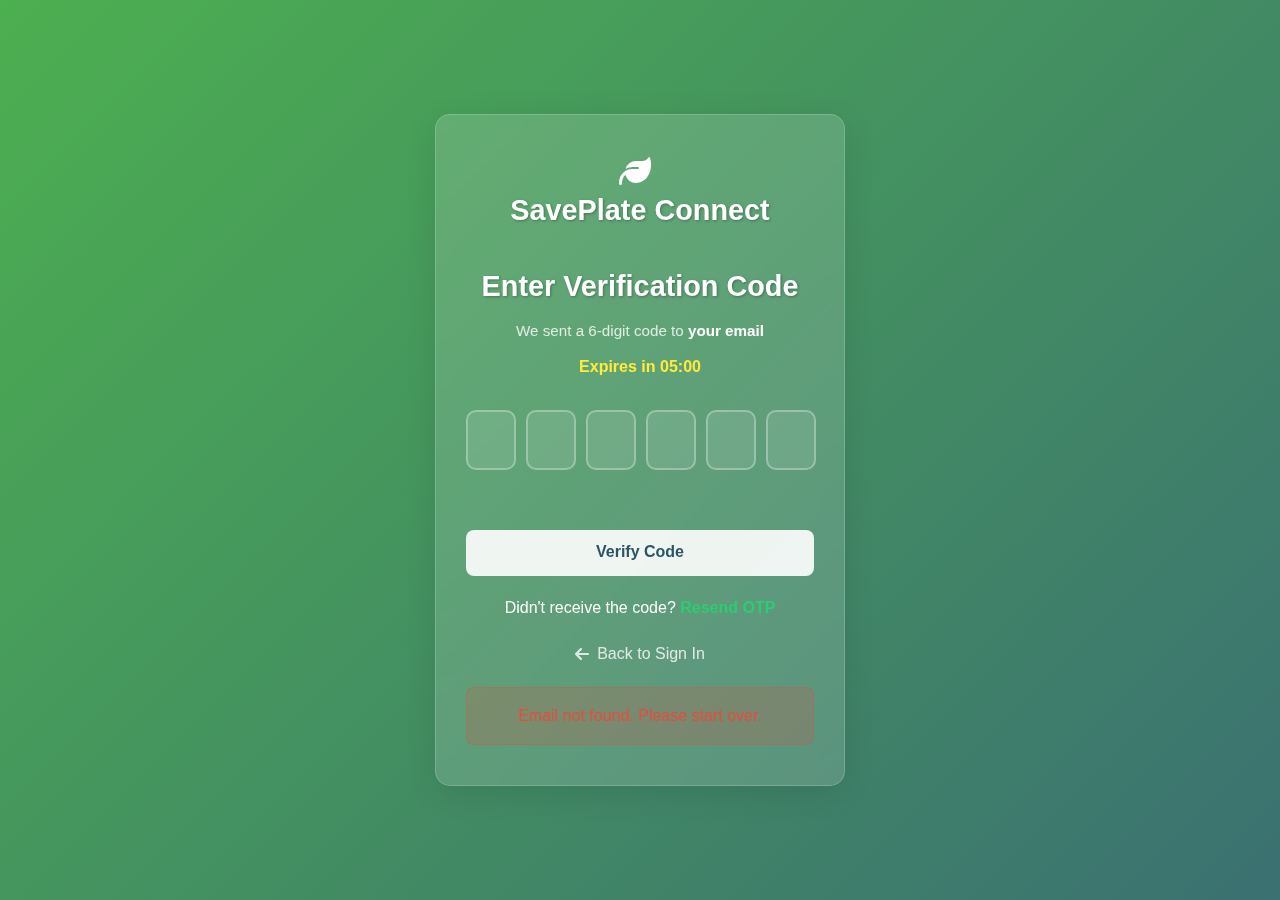
<file: grab_otp.html>
<!DOCTYPE html>
<html lang="en">
<head>
    <meta charset="UTF-8">
    <meta name="viewport" content="width=device-width, initial-scale=1.0">
    <title>SavePlate - Enter OTP</title>
    <link rel="stylesheet" href="grab_otp.css">
    <link rel="stylesheet" href="https://cdnjs.cloudflare.com/ajax/libs/font-awesome/6.4.0/css/all.min.css">
</head>
<body>
    <div class="container">
        <div class="otp-card">
            <div class="logo">
                <i class="fas fa-leaf"></i>
                <h1>SavePlate Connect</h1>
            </div>
            
            <h2>Enter Verification Code</h2>
            <p class="subtitle">We sent a 6-digit code to <span id="userEmail" class="user-email">your email</span></p>
            <p class="timer-text">Expires in <span id="timer">05:00</span></p>
            
            <form id="otpForm" class="otp-form">
                <div class="form-group">
                    <div class="otp-inputs">
                        <input type="text" class="otp-digit" maxlength="1" data-index="1">
                        <input type="text" class="otp-digit" maxlength="1" data-index="2">
                        <input type="text" class="otp-digit" maxlength="1" data-index="3">
                        <input type="text" class="otp-digit" maxlength="1" data-index="4">
                        <input type="text" class="otp-digit" maxlength="1" data-index="5">
                        <input type="text" class="otp-digit" maxlength="1" data-index="6">
                    </div>
                    <input type="hidden" id="otp" name="otp">
                    <span class="error-message" id="otpError"></span>
                </div>
                
                <button type="submit" class="submit-btn" id="verifyBtn">
                    <span class="btn-text">Verify Code</span>
                    <div class="spinner hidden" id="verifySpinner">
                        <div class="bounce1"></div>
                        <div class="bounce2"></div>
                        <div class="bounce3"></div>
                    </div>
                </button>
            </form>

            <div class="resend-otp">
                <p>Didn't receive the code? <a href="#" id="resendOtp">Resend OTP</a></p>
            </div>
            
            <div class="back-to-login">
                <a href="signin.html" class="back-link">
                    <i class="fas fa-arrow-left"></i>
                    Back to Sign In
                </a>
            </div>
            
            <div id="message" class="message hidden"></div>
        </div>
    </div>

    <script src="grab_otp.js"></script>
</body>
</html>
</file>
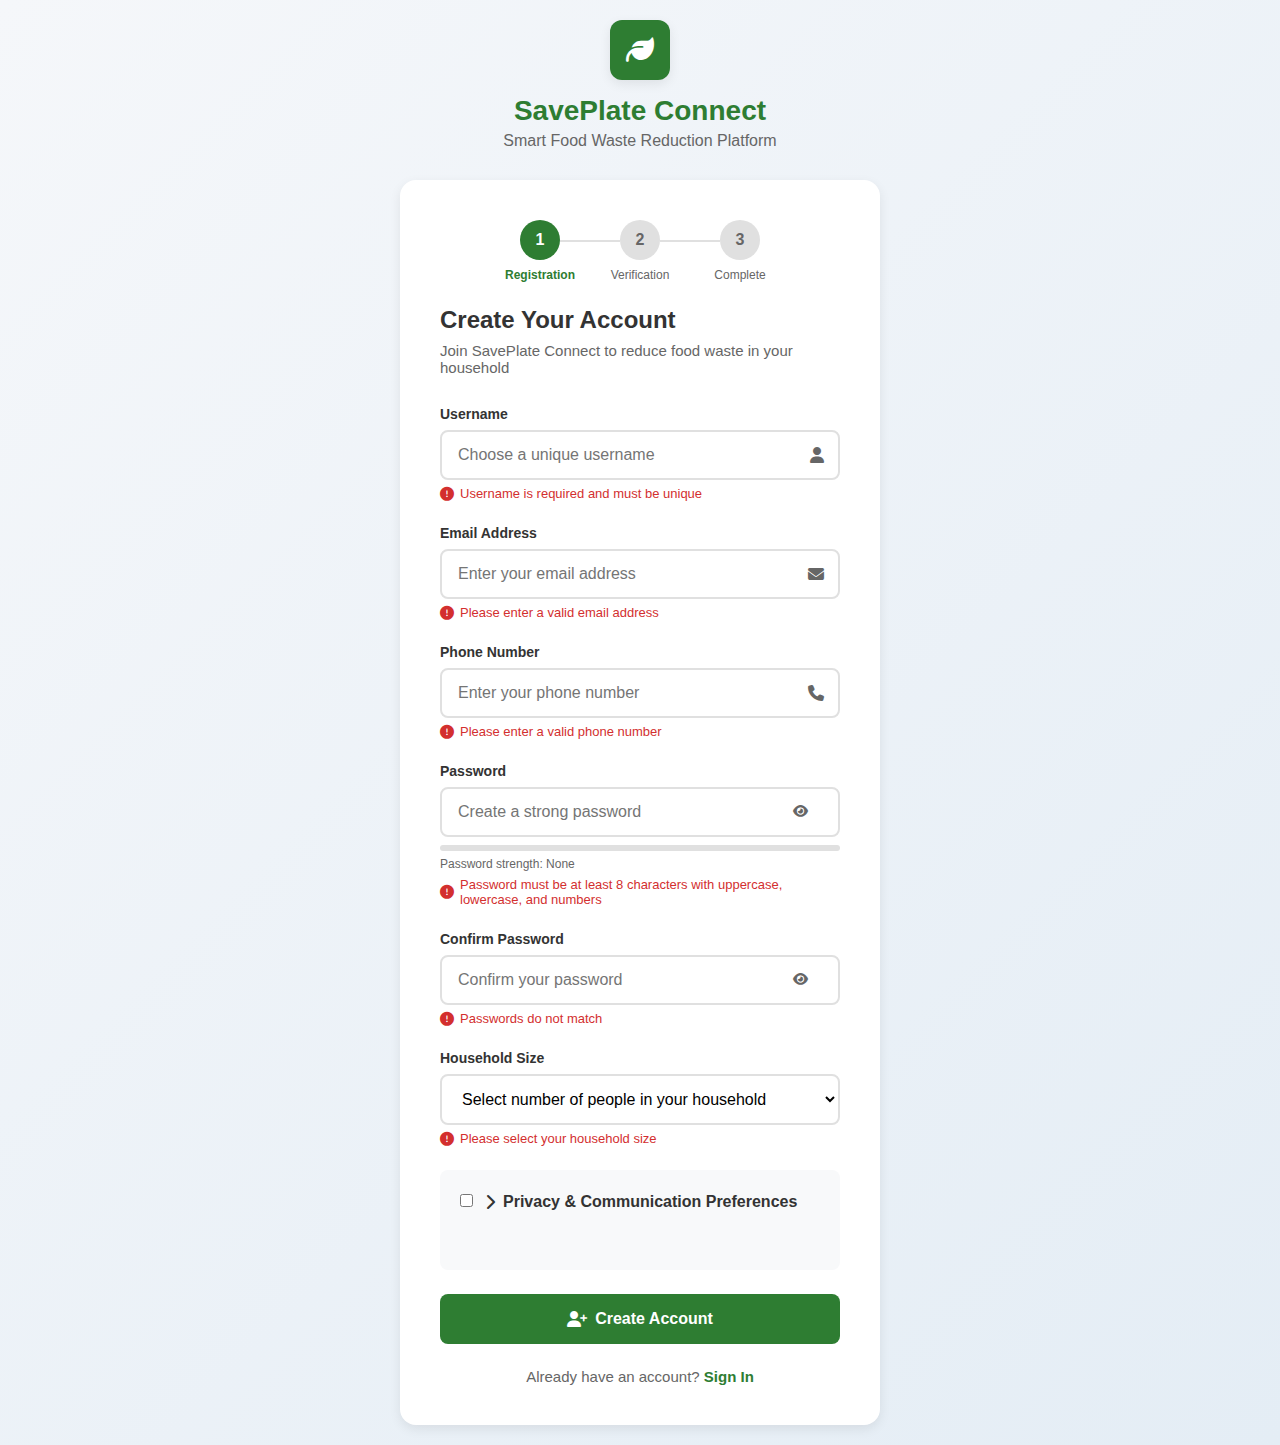
<file: register.html>
<!DOCTYPE html>
<html lang="en">
<head>
    <meta charset="UTF-8">
    <meta name="viewport" content="width=device-width, initial-scale=1.0">
    <title>SavePlate Connect - Professional Registration</title>
    <link rel="stylesheet" href="https://cdnjs.cloudflare.com/ajax/libs/font-awesome/6.4.0/css/all.min.css">
    <link rel="stylesheet" href="register.css">
</head>
<body>
    <div class="container">
        <div class="logo-section">
            <div class="logo">
                <i class="fas fa-leaf"></i>
            </div>
            <h1>SavePlate Connect</h1>
            <p>Smart Food Waste Reduction Platform</p>
        </div>

        <div class="card">
            <div class="status-indicator">
                <div class="status-step step-active">
                    <div class="step-icon">1</div>
                    <div class="step-text">Registration</div>
                </div>
                <div class="status-step">
                    <div class="step-icon">2</div>
                    <div class="step-text">Verification</div>
                </div>
                <div class="status-step">
                    <div class="step-icon">3</div>
                    <div class="step-text">Complete</div>
                </div>
            </div>

            <div class="card-header">
                <h2>Create Your Account</h2>
                <p>Join SavePlate Connect to reduce food waste in your household</p>
            </div>

            <form id="registrationForm" method="POST" action="register.php">
                <div class="form-group">
                    <label for="username">Username</label>
                    <div class="input-container">
                        <input type="text" id="username" name="username" placeholder="Choose a unique username" required>
                        <i class="fas fa-user"></i>
                    </div>
                    <div class="error-message" id="usernameError">
                        <i class="fas fa-exclamation-circle"></i>
                        <span>Username is required and must be unique</span>
                    </div>
                </div>

                <div class="form-group">
                    <label for="email">Email Address</label>
                    <div class="input-container">
                        <input type="email" id="email" name="email" placeholder="Enter your email address" required>
                        <i class="fas fa-envelope"></i>
                    </div>
                    <div class="error-message" id="emailError">
                        <i class="fas fa-exclamation-circle"></i>
                        <span>Please enter a valid email address</span>
                    </div>
                </div>

                <div class="form-group">
                    <label for="phone">Phone Number</label>
                    <div class="input-container">
                        <input type="tel" id="phone" name="phone" placeholder="Enter your phone number" required>
                        <i class="fas fa-phone"></i>
                    </div>
                    <div class="error-message" id="phoneError">
                        <i class="fas fa-exclamation-circle"></i>
                        <span>Please enter a valid phone number</span>
                    </div>
                </div>

                <div class="form-group">
                    <label for="password">Password</label>
                    <div class="input-container">
                        <input type="password" id="password" name="password" placeholder="Create a strong password" required>
                        <button type="button" class="password-toggle" id="togglePassword">
                            <i class="fas fa-eye"></i>
                        </button>
                    </div>
                    <div class="password-strength" id="passwordStrength">
                        <div class="strength-bar">
                            <div class="strength-fill"></div>
                        </div>
                        <div class="strength-text">Password strength: <span id="strengthText">None</span></div>
                    </div>
                    <div class="error-message" id="passwordError">
                        <i class="fas fa-exclamation-circle"></i>
                        <span>Password must be at least 8 characters with uppercase, lowercase, and numbers</span>
                    </div>
                </div>

                <div class="form-group">
                    <label for="confirmPassword">Confirm Password</label>
                    <div class="input-container">
                        <input type="password" id="confirmPassword" name="confirmPassword" placeholder="Confirm your password" required>
                        <button type="button" class="password-toggle" id="toggleConfirmPassword">
                            <i class="fas fa-eye"></i>
                        </button>
                    </div>
                    <div class="error-message" id="confirmPasswordError">
                        <i class="fas fa-exclamation-circle"></i>
                        <span>Passwords do not match</span>
                    </div>
                </div>

                <div class="form-group">
                    <label for="household_size">Household Size</label>
                    <select id="household_size" name="household_size" required>
                        <option value="">Select number of people in your household</option>
                        <option value="1">1 person</option>
                        <option value="2">2 people</option>
                        <option value="3">3 people</option>
                        <option value="4">4 people</option>
                        <option value="5">5+ people</option>
                    </select>
                    <div class="error-message" id="household_sizeError">
                        <i class="fas fa-exclamation-circle"></i>
                        <span>Please select your household size</span>
                    </div>
                </div>

                <div class="terms-section" id="termsSection">
                    <div class="checkbox-group">
                        <input type="checkbox" id="privacyToggle" name="privacyToggle">
                        <label for="privacyToggle">
                            <h3><i class="fas fa-chevron-right"></i> Privacy & Communication Preferences</h3>
                        </label>
                    </div>
                    
                    <div class="terms-content" id="termsContent">
                        <div class="terms-note">
                            <p>By creating an account with SavePlate Connect, you agree to the following privacy and communication settings:</p>
                            
                            <ul>
                                <li><strong>Anonymous Data Collection:</strong> You allow SavePlate Connect to collect anonymous usage data to help us improve our services and develop better features for reducing food waste.</li>
                                
                                <li><strong>Email Notifications:</strong> You will receive important notifications about your account, food expiry alerts, donation updates, and meal planning suggestions via email.</li>
                                
                                <li><strong>Two-Factor Authentication (2FA):</strong> For enhanced security, we recommend enabling 2FA to protect your account from unauthorized access.</li>
                                
                                <li><strong>Personalized Ads:</strong> You consent to receiving personalized advertisements and recommendations based on your food preferences and usage patterns to help you discover relevant products and services.</li>
                            </ul>
                            
                            <p>You can modify these preferences at any time in your account settings after registration.</p>
                        </div>
                    </div>
                </div>

                <button type="submit" class="btn" id="registerBtn">
                    <i class="fas fa-user-plus"></i>
                    Create Account
                </button>

                <div class="login-link">
                    Already have an account? <a href="signin.html">Sign In</a>
                </div>
            </form>
        </div>
    </div>

    <script src="register.js"></script>
</body>
</html>
</file>
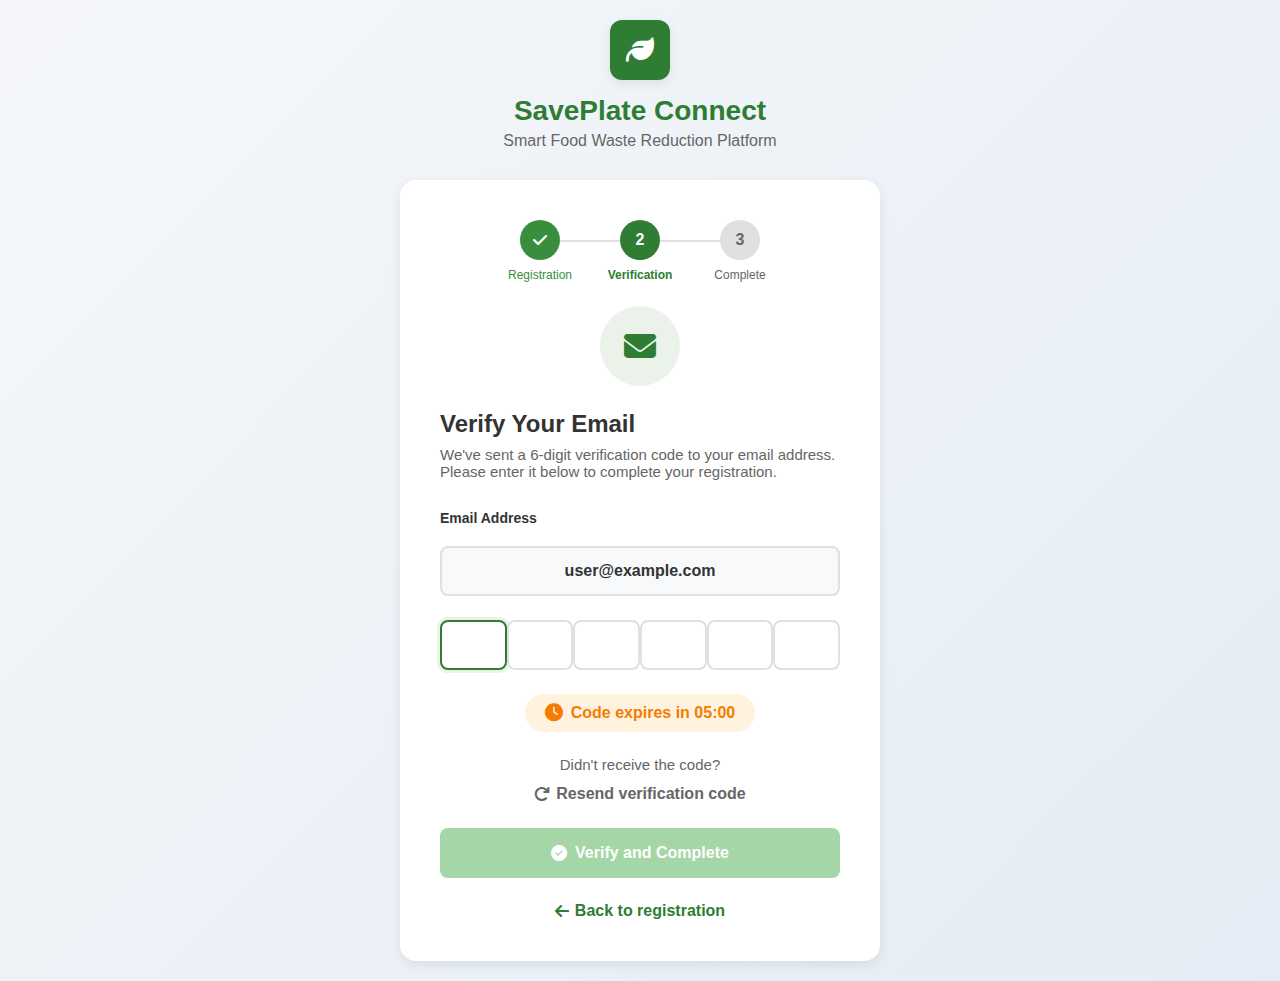
<file: verification.html>
<!DOCTYPE html>
<html lang="en">
<head>
    <meta charset="UTF-8">
    <meta name="viewport" content="width=device-width, initial-scale=1.0">
    <title>SavePlate Connect - Email Verification</title>
    <link rel="stylesheet" href="https://cdnjs.cloudflare.com/ajax/libs/font-awesome/6.4.0/css/all.min.css">
    <link rel="stylesheet" href="register.css">
    <style>
        .verification-icon {
            display: flex;
            justify-content: center;
            margin-bottom: 24px;
        }

        .icon-circle {
            width: 80px;
            height: 80px;
            border-radius: 50%;
            background: rgba(46, 125, 50, 0.1);
            display: flex;
            align-items: center;
            justify-content: center;
            color: var(--primary);
            font-size: 32px;
        }

        .email-display {
            background: #f8f9fa;
            border: 2px solid var(--border);
            border-radius: 8px;
            padding: 14px 16px;
            font-size: 16px;
            font-weight: 600;
            color: var(--text);
            text-align: center;
            margin: 20px 0;
        }

        .otp-inputs {
            display: flex;
            justify-content: space-between;
            margin: 24px 0;
        }

        .otp-input {
            width: 50px;
            height: 50px;
            text-align: center;
            font-size: 20px;
            font-weight: 600;
            border: 2px solid var(--border);
            border-radius: 8px;
            transition: all 0.3s;
            background: var(--card);
        }

        .otp-input:focus {
            border-color: var(--primary);
            outline: none;
            box-shadow: 0 0 0 3px rgba(46, 125, 50, 0.1);
        }

        .otp-input.filled {
            border-color: var(--primary);
            background: rgba(46, 125, 50, 0.05);
        }

        .timer-section {
            text-align: center;
            margin: 24px 0;
        }

        .timer {
            display: inline-flex;
            align-items: center;
            gap: 8px;
            padding: 10px 20px;
            background: #fff3e0;
            border-radius: 50px;
            color: var(--warning);
            font-weight: 600;
            font-size: 16px;
        }

        .timer.expired {
            background: #ffebee;
            color: var(--error);
        }

        .timer i {
            font-size: 18px;
        }

        .resend-section {
            text-align: center;
            margin: 24px 0;
        }

        .resend-text {
            color: var(--text-light);
            font-size: 15px;
            margin-bottom: 12px;
        }

        .resend-link {
            color: var(--primary);
            text-decoration: none;
            font-weight: 600;
            cursor: pointer;
            display: inline-flex;
            align-items: center;
            gap: 6px;
            transition: all 0.3s;
        }

        .resend-link:hover {
            text-decoration: underline;
        }

        .resend-link.disabled {
            color: var(--text-light);
            pointer-events: none;
        }

        .back-link {
            text-align: center;
            margin-top: 24px;
        }

        .back-link a {
            color: var(--primary);
            text-decoration: none;
            font-weight: 600;
            display: inline-flex;
            align-items: center;
            gap: 6px;
        }

        .back-link a:hover {
            text-decoration: underline;
        }

        @keyframes shake {
            0%, 100% { transform: translateX(0); }
            10%, 30%, 50%, 70%, 90% { transform: translateX(-5px); }
            20%, 40%, 60%, 80% { transform: translateX(5px); }
        }

        @media (max-width: 576px) {
            .otp-input {
                width: 45px;
                height: 45px;
                font-size: 18px;
            }
        }
    </style>
</head>
<body>
    <div class="container">
        <div class="logo-section">
            <div class="logo">
                <i class="fas fa-leaf"></i>
            </div>
            <h1>SavePlate Connect</h1>
            <p>Smart Food Waste Reduction Platform</p>
        </div>

        <div class="card">
            <div class="status-indicator">
                <div class="status-step step-complete">
                    <div class="step-icon"><i class="fas fa-check"></i></div>
                    <div class="step-text">Registration</div>
                </div>
                <div class="status-step step-active">
                    <div class="step-icon">2</div>
                    <div class="step-text">Verification</div>
                </div>
                <div class="status-step">
                    <div class="step-icon">3</div>
                    <div class="step-text">Complete</div>
                </div>
            </div>

            <div class="verification-icon">
                <div class="icon-circle">
                    <i class="fas fa-envelope"></i>
                </div>
            </div>

            <div class="card-header">
                <h2>Verify Your Email</h2>
                <p>We've sent a 6-digit verification code to your email address. Please enter it below to complete your registration.</p>
            </div>

            <form id="verificationForm">
                <div class="form-group">
                    <label for="userEmail">Email Address</label>
                    <div class="email-display" id="userEmail">user@example.com</div>
                </div>

                <div class="otp-inputs">
                    <input type="text" class="otp-input" maxlength="1" data-index="0" autofocus>
                    <input type="text" class="otp-input" maxlength="1" data-index="1">
                    <input type="text" class="otp-input" maxlength="1" data-index="2">
                    <input type="text" class="otp-input" maxlength="1" data-index="3">
                    <input type="text" class="otp-input" maxlength="1" data-index="4">
                    <input type="text" class="otp-input" maxlength="1" data-index="5">
                </div>

                <div class="timer-section">
                    <div class="timer" id="timer">
                        <i class="fas fa-clock"></i>
                        <span id="timerText">Code expires in 05:00</span>
                    </div>
                </div>

                <div class="resend-section">
                    <div class="resend-text">Didn't receive the code?</div>
                    <a href="#" class="resend-link" id="resendOtpLink">
                        <i class="fas fa-redo"></i>
                        <span>Resend verification code</span>
                    </a>
                </div>

                <button type="submit" class="btn" id="verifyBtn" disabled>
                    <i class="fas fa-check-circle"></i>
                    Verify and Complete
                </button>

                <div class="error-message" id="errorMessage" style="display: none;">
                    <i class="fas fa-exclamation-circle"></i>
                    <span id="errorText">Invalid verification code. Please try again.</span>
                </div>

                <div class="success-message" id="successMessage" style="display: none;">
                    <i class="fas fa-check-circle"></i>
                    <span>Email verified successfully! Redirecting...</span>
                </div>

                <div class="back-link">
                    <a href="register.html" id="backToRegisterLink">
                        <i class="fas fa-arrow-left"></i>
                        Back to registration
                    </a>
                </div>
            </form>
        </div>
    </div>

    <script>
        document.addEventListener('DOMContentLoaded', function() {
            // OTP elements
            const otpInputs = document.querySelectorAll('.otp-input');
            const verifyBtn = document.getElementById('verifyBtn');
            const resendOtpLink = document.getElementById('resendOtpLink');
            const timerElement = document.getElementById('timer');
            const timerText = document.getElementById('timerText');
            const errorMessage = document.getElementById('errorMessage');
            const successMessage = document.getElementById('successMessage');
            const userEmailElement = document.getElementById('userEmail');
            const backToRegisterLink = document.getElementById('backToRegisterLink');

            // OTP configuration
            let countdown;
            let countdownTime = 300; // 5 minutes in seconds
            let resendEnabled = false;
            let userEmail = '';

            // Get user email from URL parameters
            function initVerification() {
                const urlParams = new URLSearchParams(window.location.search);
                userEmail = urlParams.get('email') || 'user@example.com';
                userEmailElement.textContent = userEmail;
                
                startCountdown();
            }

            // Start the countdown timer
            function startCountdown() {
                clearInterval(countdown);
                countdownTime = 300; // Reset to 5 minutes
                updateTimerDisplay();
                resendOtpLink.classList.add('disabled');
                resendEnabled = false;
                
                countdown = setInterval(function() {
                    countdownTime--;
                    updateTimerDisplay();
                    
                    if (countdownTime <= 0) {
                        clearInterval(countdown);
                        timerElement.classList.add('expired');
                        resendOtpLink.classList.remove('disabled');
                        resendEnabled = true;
                    }
                }, 1000);
            }

            // Update the timer display
            function updateTimerDisplay() {
                const minutes = Math.floor(countdownTime / 60);
                const seconds = countdownTime % 60;
                timerText.textContent = `Code expires in ${minutes.toString().padStart(2, '0')}:${seconds.toString().padStart(2, '0')}`;
            }

            // OTP input handling
            otpInputs.forEach(input => {
                input.addEventListener('input', function() {
                    const value = this.value;
                    const index = parseInt(this.getAttribute('data-index'));
                    
                    // Only allow numbers
                    if (!/^\d*$/.test(value)) {
                        this.value = '';
                        return;
                    }
                    
                    // Move to next input if current input has value
                    if (value && index < 5) {
                        otpInputs[index + 1].focus();
                    }
                    
                    // Update input styling
                    if (value) {
                        this.classList.add('filled');
                    } else {
                        this.classList.remove('filled');
                    }
                    
                    // Check if all inputs are filled
                    checkOTPCompletion();
                });
                
                input.addEventListener('keydown', function(e) {
                    const index = parseInt(this.getAttribute('data-index'));
                    
                    // Move to previous input on backspace if current input is empty
                    if (e.key === 'Backspace' && !this.value && index > 0) {
                        otpInputs[index - 1].focus();
                    }
                    
                    // Allow navigation with arrow keys
                    if (e.key === 'ArrowLeft' && index > 0) {
                        otpInputs[index - 1].focus();
                    }
                    
                    if (e.key === 'ArrowRight' && index < 5) {
                        otpInputs[index + 1].focus();
                    }
                });
                
                input.addEventListener('paste', function(e) {
                    e.preventDefault();
                    const pasteData = e.clipboardData.getData('text').slice(0, 6);
                    
                    if (/^\d{6}$/.test(pasteData)) {
                        // Fill all inputs with pasted data
                        for (let i = 0; i < 6; i++) {
                            otpInputs[i].value = pasteData[i];
                            otpInputs[i].classList.add('filled');
                        }
                        checkOTPCompletion();
                    }
                });
            });

            // Check if OTP is complete
            function checkOTPCompletion() {
                let isComplete = true;
                
                otpInputs.forEach(input => {
                    if (!input.value) {
                        isComplete = false;
                    }
                });
                
                verifyBtn.disabled = !isComplete;
                return isComplete;
            }

            
            // Resend OTP
            resendOtpLink.addEventListener('click', async function(e) {
                e.preventDefault();
                
                if (!resendEnabled) return;
                
                try {
                    resendOtpLink.innerHTML = '<i class="fas fa-spinner fa-spin"></i> Sending...';
                    
                    const formData = new FormData();
                    formData.append('action', 'resend');
                    formData.append('email', userEmail);
                    
                    const response = await fetch('verification.php', {
                        method: 'POST',
                        body: formData
                    });
                    
                    if (!response.ok) {
                        throw new Error(`HTTP error! status: ${response.status}`);
                    }
                    
                    const data = await response.json();
                    
                    if (data.success) {
                        // Show the OTP code for testing (remove this in production)
                        if (data.debug_code) {
                            showSuccess('New code: ' + data.debug_code + ' (Check email or use this code)');
                        } else {
                            showSuccess('New verification code sent to your email!');
                        }
                        
                        // Reset OTP inputs
                        otpInputs.forEach(input => {
                            input.value = '';
                            input.classList.remove('filled');
                        });
                        
                        verifyBtn.disabled = true;
                        errorMessage.style.display = 'none';
                        timerElement.classList.remove('expired');
                        otpInputs[0].focus();
                        startCountdown();
                    } else {
                        showError(data.message);
                    }

                } catch (error) {
                    console.error('Fetch error:', error);
                    showError('Network error. Please check your connection.');
                } finally {
                    resendOtpLink.innerHTML = '<i class="fas fa-redo"></i><span>Resend verification code</span>';
                }
            }); 

            // Form submission
            document.getElementById('verificationForm').addEventListener('submit', async function(e) {
                e.preventDefault();
                
                let enteredOtp = '';
                otpInputs.forEach(input => enteredOtp += input.value);
                
                if (enteredOtp.length !== 6) {
                    showError('Please enter a complete 6-digit code');
                    return;
                }
                
                try {
                    verifyBtn.disabled = true;
                    verifyBtn.innerHTML = '<i class="fas fa-spinner fa-spin"></i> Verifying...';
                    
                    const formData = new FormData();
                    formData.append('action', 'verify');
                    formData.append('email', userEmail);
                    formData.append('otp', enteredOtp);
                    
                    const response = await fetch('verification.php', {
                        method: 'POST',
                        body: formData
                    });
                    
                    if (!response.ok) {
                        throw new Error(`HTTP error! status: ${response.status}`);
                    }
                    
                    const data = await response.json();
                    console.log('Server response:', data);
                    
                    if (data.success) {
                        verifySuccess(data);
                    } else {
                        showError(data.message);
                        verifyBtn.disabled = false;
                        verifyBtn.innerHTML = '<i class="fas fa-check-circle"></i> Verify and Complete';
                    }
                    
                } catch (error) {
                    console.error('Fetch error:', error);
                    showError('Form submission failed. Please try again.');
                    verifyBtn.disabled = false;
                    verifyBtn.innerHTML = '<i class="fas fa-check-circle"></i> Verify and Complete';
                }
            });

            // Handle successful verification
            function verifySuccess(data) {
                console.log('Verification successful, redirecting...');
                
                successMessage.style.display = 'flex';
                errorMessage.style.display = 'none';
                
                verifyBtn.innerHTML = '<i class="fas fa-check"></i> Verified Successfully!';
                verifyBtn.style.background = 'var(--success)';
                verifyBtn.disabled = true;
                
                // Redirect to dashboard
                setTimeout(function() {
                    window.location.href = data.redirect || 'dashboard.php';
                }, 1500);
            }

            // Show error message
            function showError(message) {
                errorMessage.style.display = 'flex';
                document.getElementById('errorText').textContent = message;
                successMessage.style.display = 'none';
                
                otpInputs.forEach(input => {
                    input.style.animation = 'shake 0.5s';
                    setTimeout(() => input.style.animation = '', 500);
                });
            }

            // Show success message
            function showSuccess(message) {
                successMessage.style.display = 'flex';
                errorMessage.style.display = 'none';
                document.querySelector('.success-message span').textContent = message;
                
                setTimeout(() => successMessage.style.display = 'none', 3000);
            }

            // Back to registration link
            backToRegisterLink.addEventListener('click', function(e) {
                e.preventDefault();
                if (confirm('Are you sure you want to go back? Your verification progress will be lost.')) {
                    window.location.href = 'register.html';
                }
            });

            // Initialize the verification page
            initVerification();
        });
    </script>
</body>
</html>
</file>
<file: grab_otp.css>
* {
    margin: 0;
    padding: 0;
    box-sizing: border-box;
}

body {
    font-family: 'Segoe UI', Tahoma, Geneva, Verdana, sans-serif;
    line-height: 1.6;
    color: #fff;
    min-height: 100vh;
    display: flex;
    align-items: center;
    justify-content: center;
    background: linear-gradient(-45deg, #2c5465, #497c3b, #355c7d, #4caf50);
    background-size: 400% 400%;
    animation: gradientMove 12s ease infinite;
}

@keyframes gradientMove {
    0% { background-position: 0% 50%; }
    50% { background-position: 100% 50%; }
    100% { background-position: 0% 50%; }
}

.container {
    width: 100%;
    max-width: 450px;
    padding: 20px;
}

.otp-card {
    background: rgba(255, 255, 255, 0.15);
    backdrop-filter: blur(10px);
    border-radius: 15px;
    padding: 40px 30px;
    box-shadow: 0 8px 32px rgba(0, 0, 0, 0.1);
    border: 1px solid rgba(255, 255, 255, 0.18);
    text-align: center;
}

.logo {
    display: flex;
    flex-direction: column;
    align-items: center;
    justify-content: center;
    margin-bottom: 30px;
}

.logo img {
    width: 80px;
    height: 80px;
    object-fit: contain;
    border-radius: 8px;
    display: block;
    margin: 0 auto 15px auto;
}

.logo i {
    font-size: 2rem;
    margin-right: 10px;
    color: #fff;
}

.logo h1 {
    font-size: 1.8rem;
    color: #fff;
    text-shadow: 1px 1px 3px rgba(0, 0, 0, 0.3);
}

h2 {
    color: #fff;
    font-size: 1.8rem;
    margin-bottom: 10px;
    text-shadow: 1px 1px 3px rgba(0, 0, 0, 0.3);
}

.subtitle {
    color: rgba(255, 255, 255, 0.8);
    margin-bottom: 10px;
    font-size: 0.95rem;
}

.user-email {
    font-weight: 600;
    color: #fff;
}

.timer-text {
    color: #ffeb3b;
    font-weight: 600;
    margin-bottom: 30px;
    font-size: 1rem;
}

.otp-inputs {
    display: flex;
    justify-content: space-between;
    gap: 10px;
    margin: 20px 0;
}

.otp-digit {
    width: 50px;
    height: 60px;
    border: 2px solid rgba(255, 255, 255, 0.3);
    border-radius: 10px;
    text-align: center;
    font-size: 1.5rem;
    font-weight: 600;
    background: rgba(255, 255, 255, 0.1);
    color: #fff;
    transition: all 0.3s ease;
}

.otp-digit:focus {
    border-color: #2ecc71;
    background: rgba(46, 204, 113, 0.1);
    outline: none;
    transform: translateY(-2px);
}

.otp-digit.filled {
    border-color: #2ecc71;
    background: rgba(46, 204, 113, 0.2);
}

.submit-btn {
    width: 100%;
    padding: 14px;
    background: rgba(255, 255, 255, 0.9);
    color: #2c5465;
    border: none;
    border-radius: 8px;
    font-size: 1rem;
    font-weight: 600;
    cursor: pointer;
    transition: all 0.3s ease;
    display: flex;
    align-items: center;
    justify-content: center;
    gap: 10px;
    margin-top: 20px;
}

.submit-btn:hover {
    background: rgba(255, 255, 255, 1);
    transform: translateY(-2px);
    box-shadow: 0 5px 15px rgba(0, 0, 0, 0.2);
}

.submit-btn:disabled {
    background: rgba(255, 255, 255, 0.5);
    cursor: not-allowed;
    transform: none;
}

.resend-otp {
    margin: 20px 0;
}

.resend-otp a {
    color: #2ecc71;
    text-decoration: none;
    font-weight: 600;
}

.resend-otp a:hover {
    text-decoration: underline;
}

.back-to-login {
    margin-top: 20px;
}

.back-link {
    color: rgba(255, 255, 255, 0.8);
    text-decoration: none;
    display: inline-flex;
    align-items: center;
    gap: 8px;
    transition: color 0.3s ease;
}

.back-link:hover {
    color: #fff;
}

.message {
    margin-top: 20px;
    padding: 15px;
    border-radius: 8px;
    text-align: center;
    font-weight: 500;
}

.message.success {
    background: rgba(46, 204, 113, 0.2);
    border: 1px solid rgba(46, 204, 113, 0.3);
    color: #2ecc71;
}

.message.error {
    background: rgba(231, 76, 60, 0.2);
    border: 1px solid rgba(231, 76, 60, 0.3);
    color: #e74c3c;
}

.error-message {
    color: #ff6b6b;
    font-size: 0.85rem;
    margin-top: 5px;
    display: block;
    min-height: 20px;
}

.hidden {
    display: none !important;
}

.spinner {
    display: flex;
    align-items: center;
    gap: 3px;
}

.spinner div {
    width: 8px;
    height: 8px;
    background-color: #2c5465;
    border-radius: 100%;
    display: inline-block;
    animation: bounce 1.4s infinite ease-in-out both;
}

.spinner .bounce1 { animation-delay: -0.32s; }
.spinner .bounce2 { animation-delay: -0.16s; }

@keyframes bounce {
    0%, 80%, 100% { transform: scale(0); }
    40% { transform: scale(1.0); }
}
</file>
<file: register.css>
* {
            margin: 0;
            padding: 0;
            box-sizing: border-box;
            font-family: 'Segoe UI', Tahoma, Geneva, Verdana, sans-serif;
        }

        :root {
            --primary: #2e7d32;
            --primary-dark: #1b5e20;
            --primary-light: #4caf50;
            --secondary: #ff9800;
            --error: #d32f2f;
            --success: #388e3c;
            --warning: #f57c00;
            --text: #333333;
            --text-light: #666666;
            --background: #f8f9fa;
            --card: #ffffff;
            --border: #e0e0e0;
            --shadow: 0 4px 12px rgba(0, 0, 0, 0.08);
        }

        body {
            background: linear-gradient(135deg, #f5f7fa 0%, #e4edf5 100%);
            display: flex;
            justify-content: center;
            align-items: center;
            min-height: 100vh;
            padding: 20px;
            color: var(--text);
        }

        .container {
            width: 100%;
            max-width: 480px;
        }

        .logo-section {
            text-align: center;
            margin-bottom: 30px;
        }

        .logo {
            display: inline-flex;
            align-items: center;
            justify-content: center;
            background: var(--primary);
            color: white;
            width: 60px;
            height: 60px;
            border-radius: 12px;
            margin-bottom: 15px;
            box-shadow: var(--shadow);
        }

        .logo i {
            font-size: 28px;
        }

        .logo-section h1 {
            font-size: 28px;
            font-weight: 700;
            color: var(--primary);
            margin-bottom: 5px;
        }

        .logo-section p {
            color: var(--text-light);
            font-size: 16px;
        }

        .card {
            background: var(--card);
            border-radius: 16px;
            box-shadow: var(--shadow);
            padding: 40px;
            position: relative;
        }

        .card-header {
            margin-bottom: 30px;
        }

        .card-header h2 {
            font-size: 24px;
            font-weight: 600;
            color: var(--text);
            margin-bottom: 8px;
        }

        .card-header p {
            color: var(--text-light);
            font-size: 15px;
        }

        .form-group {
            margin-bottom: 24px;
            position: relative;
        }

        label {
            display: block;
            margin-bottom: 8px;
            font-weight: 600;
            color: var(--text);
            font-size: 14px;
        }

        .input-container {
            position: relative;
        }

        input[type="text"],
        input[type="email"],
        input[type="password"],
        input[type="tel"],
        select {
            width: 100%;
            padding: 14px 16px;
            border: 2px solid var(--border);
            border-radius: 8px;
            font-size: 16px;
            transition: all 0.3s;
            background: var(--card);
        }

        input[type="text"]:focus,
        input[type="email"]:focus,
        input[type="password"]:focus,
        input[type="tel"]:focus,
        select:focus {
            border-color: var(--primary);
            outline: none;
            box-shadow: 0 0 0 3px rgba(46, 125, 50, 0.1);
        }

        .input-container i {
            position: absolute;
            right: 16px;
            top: 50%;
            transform: translateY(-50%);
            color: var(--text-light);
        }

        .password-toggle {
            background: none;
            border: none;
            color: var(--text-light);
            cursor: pointer;
            position: absolute;
            right: 16px;
            top: 50%;
            transform: translateY(-50%);
        }

        .checkbox-group {
            margin-bottom: 16px;
            display: flex;
            align-items: flex-start;
        }

        .checkbox-group input {
            margin-right: 12px;
            margin-top: 4px;
            accent-color: var(--primary);
        }

        .checkbox-group label {
            font-weight: normal;
            line-height: 1.5;
            cursor: pointer;
            font-size: 14px;
        }

        .terms-section {
            background: #f8f9fa;
            border-radius: 8px;
            padding: 20px;
            margin: 24px 0;
            transition: all 0.3s ease;
        }

        .terms-section h3 {
            font-size: 16px;
            margin-bottom: 12px;
            color: var(--text);
            display: flex;
            align-items: center;
            cursor: pointer;
        }

        .terms-section h3 i {
            margin-right: 8px;
            transition: transform 0.3s ease;
        }

        .terms-section.expanded h3 i {
            transform: rotate(90deg);
        }

        .terms-content {
            max-height: 0;
            overflow: hidden;
            transition: max-height 0.3s ease;
        }

        .terms-section.expanded .terms-content {
            max-height: 500px;
        }

        .terms-note {
            background: white;
            border-left: 4px solid var(--primary);
            padding: 16px;
            margin: 16px 0;
            border-radius: 4px;
            box-shadow: 0 2px 4px rgba(0,0,0,0.05);
        }

        .terms-note p {
            margin-bottom: 12px;
            font-size: 14px;
            line-height: 1.5;
        }

        .terms-note p:last-child {
            margin-bottom: 0;
        }

        .terms-note ul {
            padding-left: 20px;
            margin: 12px 0;
        }

        .terms-note li {
            margin-bottom: 8px;
            font-size: 14px;
            line-height: 1.5;
        }

        .error-message {
            color: var(--error);
            font-size: 13px;
            margin-top: 6px;
            display: flex;
            align-items: center;
            gap: 6px;
        }

        .error-message i {
            font-size: 14px;
        }

        .success-message {
            color: var(--success);
            font-size: 13px;
            margin-top: 6px;
            display: flex;
            align-items: center;
            gap: 6px;
        }

        .password-strength {
            margin-top: 8px;
        }

        .strength-bar {
            height: 6px;
            border-radius: 3px;
            background: #e0e0e0;
            margin-bottom: 6px;
            overflow: hidden;
        }

        .strength-fill {
            height: 100%;
            width: 0%;
            transition: all 0.3s;
        }

        .strength-text {
            font-size: 12px;
            color: var(--text-light);
        }

        .strength-0 .strength-fill {
            width: 0%;
            background: var(--error);
        }

        .strength-1 .strength-fill {
            width: 25%;
            background: var(--error);
        }

        .strength-2 .strength-fill {
            width: 50%;
            background: var(--warning);
        }

        .strength-3 .strength-fill {
            width: 75%;
            background: var(--secondary);
        }

        .strength-4 .strength-fill {
            width: 100%;
            background: var(--success);
        }

        .btn {
            width: 100%;
            padding: 16px;
            background: var(--primary);
            color: white;
            border: none;
            border-radius: 8px;
            font-size: 16px;
            font-weight: 600;
            cursor: pointer;
            transition: all 0.3s;
            display: flex;
            justify-content: center;
            align-items: center;
            gap: 8px;
        }

        .btn:hover {
            background: var(--primary-dark);
            transform: translateY(-2px);
            box-shadow: 0 6px 12px rgba(46, 125, 50, 0.2);
        }

        .btn:active {
            transform: translateY(0);
        }

        .btn:disabled {
            background: #a5d6a7;
            cursor: not-allowed;
            transform: none;
            box-shadow: none;
        }

        .login-link {
            text-align: center;
            margin-top: 24px;
            font-size: 15px;
            color: var(--text-light);
        }

        .login-link a {
            color: var(--primary);
            text-decoration: none;
            font-weight: 600;
        }

        .login-link a:hover {
            text-decoration: underline;
        }

        .divider {
            display: flex;
            align-items: center;
            margin: 24px 0;
            color: var(--text-light);
            font-size: 14px;
        }

        .divider::before,
        .divider::after {
            content: "";
            flex: 1;
            height: 1px;
            background: var(--border);
        }

        .divider span {
            padding: 0 12px;
        }

        .status-indicator {
            display: flex;
            justify-content: center;
            margin-bottom: 24px;
        }

        .status-step {
            display: flex;
            flex-direction: column;
            align-items: center;
            position: relative;
            width: 100px;
        }

        .status-step:not(:last-child)::after {
            content: "";
            position: absolute;
            top: 20px;
            left: 70px;
            width: 60px;
            height: 2px;
            background: var(--border);
        }

        .step-icon {
            width: 40px;
            height: 40px;
            border-radius: 50%;
            background: var(--border);
            display: flex;
            align-items: center;
            justify-content: center;
            margin-bottom: 8px;
            color: var(--text-light);
            font-weight: 600;
            z-index: 1;
        }

        .step-active .step-icon {
            background: var(--primary);
            color: white;
        }

        .step-complete .step-icon {
            background: var(--success);
            color: white;
        }

        .step-text {
            font-size: 12px;
            color: var(--text-light);
            text-align: center;
        }

        .step-active .step-text {
            color: var(--primary);
            font-weight: 600;
        }

        .step-complete .step-text {
            color: var(--success);
        }

        @media (max-width: 576px) {
            .card {
                padding: 30px 24px;
            }
            
            .status-step {
                width: 80px;
            }
            
            .status-step:not(:last-child)::after {
                left: 60px;
                width: 40px;
            }
        }
</file>
